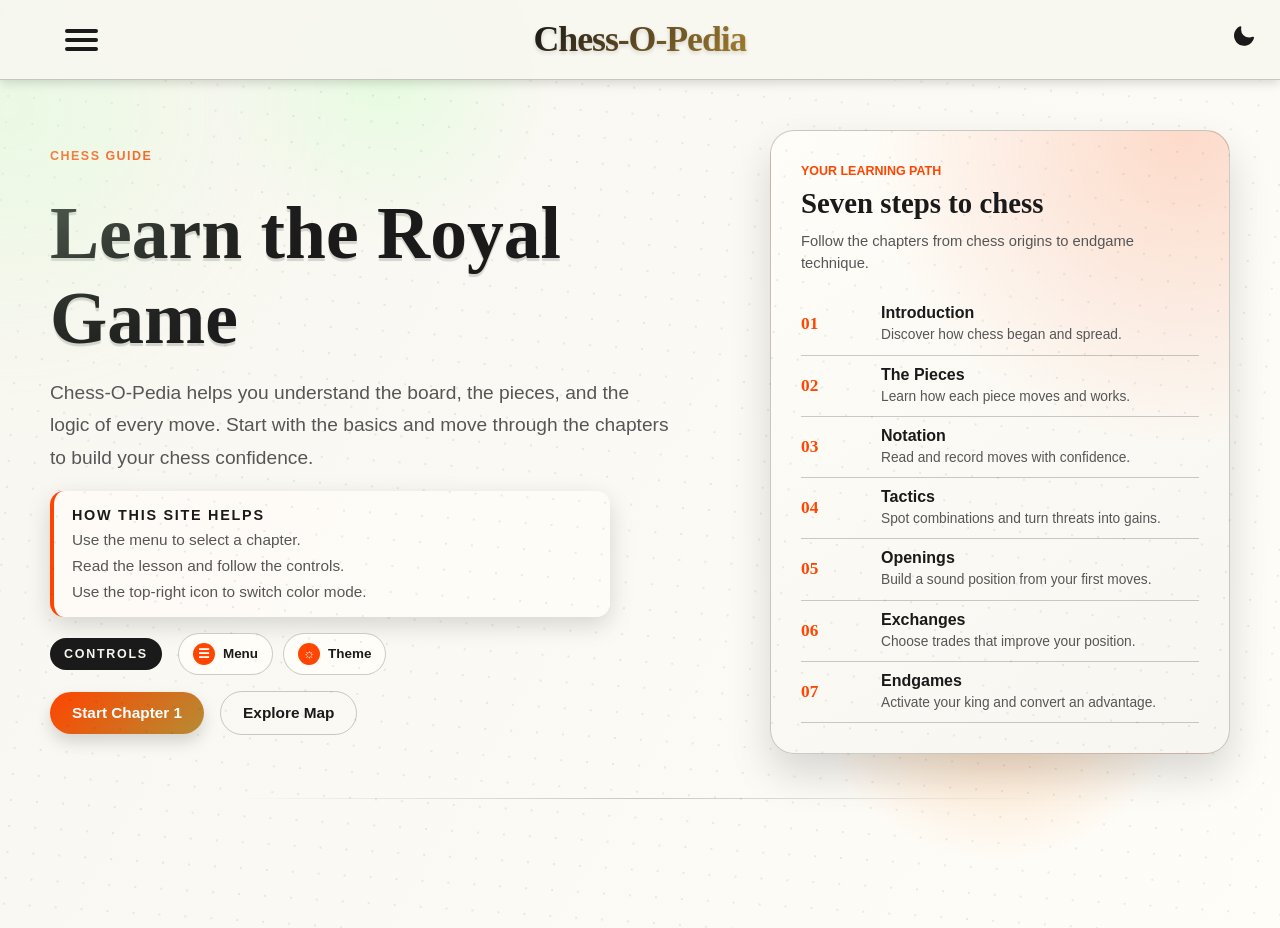
<file: index.html>
<!DOCTYPE html>
<html lang="en">
<head>
  <!-- Google tag (gtag.js) -->
<script async src="https://www.googletagmanager.com/gtag/js?id=G-ZQ93NX8W6J"></script>
<script>
  window.dataLayer = window.dataLayer || [];
  function gtag(){dataLayer.push(arguments);}
  gtag('js', new Date());

  gtag('config', 'G-ZQ93NX8W6J');
</script>
  <meta charset="UTF-8">
  <meta name="viewport" content="width=device-width, initial-scale=1.0">
  <title>Chess-O-Pedia</title>
  <script>
    try {
      if (localStorage.getItem('theme') === 'dark') {
        document.documentElement.classList.add('dark-mode');
      }
    } catch {
      // Theme storage may be unavailable in private browsing.
    }
  </script>
  <style>
    html {
      min-height: 100%;
      background-color: #f8f6f0;
      color-scheme: light;
    }

    html.dark-mode,
    html.dark-mode body {
      background-color: #121316;
      color-scheme: dark;
    }
  </style>
  <link rel="stylesheet" href="style.css">
</head>
<body>
  <script>
    if (document.documentElement.classList.contains('dark-mode')) {
      document.body.classList.add('dark-mode');
    }
  </script>
  <div class="page home-page">
    <header class="site-header">
      <div class="header-row">
        <nav class="main-nav" aria-label="Main navigation">
          <div class="menu-toggle">
            <input type="checkbox" id="menu-toggle" class="menu-checkbox">
            <label for="menu-toggle" class="hamburger" aria-label="Open menu">
              <span></span>
              <span></span>
              <span></span>
            </label>

            <div class="menu-panel">
              <div class="menu-brand">
                <span class="menu-brand-glyph">♟</span>
                <span class="menu-brand-text">Chess-O-Pedia</span>
              </div>
              <ul class="menu-links">
                <li><a href="chapters/ch1.html"><span class="menu-index">01</span><span class="menu-label">Introduction</span></a></li>
                <li><a href="chapters/ch2.html"><span class="menu-index">02</span><span class="menu-label">The Pieces</span></a></li>
                <li><a href="chapters/ch3.html"><span class="menu-index">03</span><span class="menu-label">Notation</span></a></li>
                <li><a href="chapters/ch4.html"><span class="menu-index">04</span><span class="menu-label">Tactics</span></a></li>
                <li><a href="chapters/ch5.html"><span class="menu-index">05</span><span class="menu-label">Openings</span></a></li>
                <li><a href="chapters/ch6.html"><span class="menu-index">06</span><span class="menu-label">Exchanges</span></a></li>
                <li><a href="chapters/ch7.html"><span class="menu-index">07</span><span class="menu-label">Endgames</span></a></li>
              </ul>

              <div class="menu-footer">
                <span class="menu-footer-icon">✦</span>
                <span class="menu-footer-text">Chapter Map</span>
              </div>
            </div>
          </div>
        </nav>

        <a class="top-title" href="index.html" aria-label="Chess-O-Pedia">
          <span class="top-title-text">Chess-O-Pedia</span>
        </a>

        <button id="theme-toggle" class="theme-toggle" aria-label="Toggle theme">
          <svg class="icon-moon" xmlns="http://www.w3.org/2000/svg" viewBox="0 0 24 24" fill="currentColor">
            <path d="M21.64 13a1 1 0 0 0-1.05-.14 8.05 8.05 0 0 1-3.37.73A8.15 8.15 0 0 1 9.08 5.49a8.59 8.59 0 0 1 .25-2A1 1 0 0 0 8 2.36 10.14 10.14 0 1 0 22 14.05a1 1 0 0 0-.36-1.05z"/>
          </svg>
          <svg class="icon-sun" xmlns="http://www.w3.org/2000/svg" viewBox="0 0 24 24" fill="none" stroke="currentColor" stroke-width="2" stroke-linecap="round" stroke-linejoin="round">
            <circle cx="12" cy="12" r="5"></circle>
            <line x1="12" y1="1" x2="12" y2="3"></line>
            <line x1="12" y1="21" x2="12" y2="23"></line>
            <line x1="4.22" y1="4.22" x2="5.64" y2="5.64"></line>
            <line x1="18.36" y1="18.36" x2="19.78" y2="19.78"></line>
            <line x1="1" y1="12" x2="3" y2="12"></line>
            <line x1="21" y1="12" x2="23" y2="12"></line>
            <line x1="4.22" y1="19.78" x2="5.64" y2="18.36"></line>
            <line x1="18.36" y1="5.64" x2="19.78" y2="4.22"></line>
          </svg>
        </button>
      </div>
    </header>

    <main class="content-area">
      <section class="hero">
        <div class="hero-grid">
          <section class="hero-copy">
            <span class="kicker">Chess Guide</span>
            <h1 class="main-heading">Learn the Royal Game</h1>
            <p class="lead-text">
              Chess-O-Pedia helps you understand the board, the pieces, and the logic of every move.
              Start with the basics and move through the chapters to build your chess confidence.
            </p>

            <div class="instruction-strip">
              <span class="instruction-title">How this site helps</span>
              <span class="instruction-line">Use the menu to select a chapter.</span>
              <span class="instruction-line">Read the lesson and follow the controls.</span>
              <span class="instruction-line">Use the top-right icon to switch color mode.</span>
            </div>

            <div class="controls-guide">
              <span class="guide-label">Controls</span>
              <div class="control-pills">
                <span class="control-pill"><span class="control-icon">☰</span><span class="control-copy">Menu</span></span>
                <span class="control-pill"><span class="control-icon">☼</span><span class="control-copy">Theme</span></span>
              </div>
            </div>

            <div class="hero-actions">
              <a class="primary-button" href="chapters/ch1.html">Start Chapter 1</a>
              <a class="secondary-button" href="#chapter-map">Explore Map</a>
            </div>
          </section>

          <section class="board-panel chapter-feature-panel home-path-panel" id="chapter-map" aria-labelledby="home-path-title">
            <div class="chapter-feature-content">
              <span class="chapter-feature-kicker">Your learning path</span>
              <h2 class="chapter-feature-title" id="home-path-title">Seven steps to chess</h2>
              <p class="chapter-feature-intro">Follow the chapters from chess origins to endgame technique.</p>
              <ol class="chapter-feature-list home-path-list">
                <li>
                  <span class="chapter-feature-token home-path-number">01</span>
                  <span>
                    <a class="chapter-feature-label home-path-link" href="chapters/ch1.html">Introduction</a>
                    <span class="chapter-feature-detail">Discover how chess began and spread.</span>
                  </span>
                </li>
                <li>
                  <span class="chapter-feature-token home-path-number">02</span>
                  <span>
                    <a class="chapter-feature-label home-path-link" href="chapters/ch2.html">The Pieces</a>
                    <span class="chapter-feature-detail">Learn how each piece moves and works.</span>
                  </span>
                </li>
                <li>
                  <span class="chapter-feature-token home-path-number">03</span>
                  <span>
                    <a class="chapter-feature-label home-path-link" href="chapters/ch3.html">Notation</a>
                    <span class="chapter-feature-detail">Read and record moves with confidence.</span>
                  </span>
                </li>
                <li>
                  <span class="chapter-feature-token home-path-number">04</span>
                  <span>
                    <a class="chapter-feature-label home-path-link" href="chapters/ch4.html">Tactics</a>
                    <span class="chapter-feature-detail">Spot combinations and turn threats into gains.</span>
                  </span>
                </li>
                <li>
                  <span class="chapter-feature-token home-path-number">05</span>
                  <span>
                    <a class="chapter-feature-label home-path-link" href="chapters/ch5.html">Openings</a>
                    <span class="chapter-feature-detail">Build a sound position from your first moves.</span>
                  </span>
                </li>
                <li>
                  <span class="chapter-feature-token home-path-number">06</span>
                  <span>
                    <a class="chapter-feature-label home-path-link" href="chapters/ch6.html">Exchanges</a>
                    <span class="chapter-feature-detail">Choose trades that improve your position.</span>
                  </span>
                </li>
                <li>
                  <span class="chapter-feature-token home-path-number">07</span>
                  <span>
                    <a class="chapter-feature-label home-path-link" href="chapters/ch7.html">Endgames</a>
                    <span class="chapter-feature-detail">Activate your king and convert an advantage.</span>
                  </span>
                </li>
              </ol>
            </div>
          </section>
        </div>

        <hr class="hr-gradient">
      </section>
    </main>
  </div>

  <script>
    document.addEventListener('DOMContentLoaded', () => {
      const toggleBtn = document.getElementById('theme-toggle');
      if (!toggleBtn) return;

      toggleBtn.addEventListener('click', () => {
        document.body.classList.toggle('dark-mode');
        const isDark = document.body.classList.contains('dark-mode');
        document.documentElement.classList.toggle('dark-mode', isDark);
        try {
          localStorage.setItem('theme', isDark ? 'dark' : 'light');
        } catch {
          // Keep the current-page theme even if storage is unavailable.
        }
      });
    });
  </script>
  <script>
    (() => {
      const menuCheckbox = document.querySelector(".menu-checkbox");
      if (!menuCheckbox) return;

      let savedScrollPosition = 0;

      const updateScrollLock = () => {
        if (menuCheckbox.checked) {
          savedScrollPosition = window.scrollY;
          document.body.style.position = "fixed";
          document.body.style.top = `-${savedScrollPosition}px`;
          document.body.style.left = "0";
          document.body.style.right = "0";
          document.body.style.width = "100%";
          document.body.style.overflow = "hidden";
          return;
        }

        document.body.style.position = "";
        document.body.style.top = "";
        document.body.style.left = "";
        document.body.style.right = "";
        document.body.style.width = "";
        document.body.style.overflow = "";
        window.scrollTo(0, savedScrollPosition);
      };

      menuCheckbox.addEventListener("change", updateScrollLock);

      document.addEventListener("keydown", event => {
        if (event.key === "Escape" && menuCheckbox.checked) {
          menuCheckbox.checked = false;
          updateScrollLock();
        }
      });
    })();
  </script>
</body>
</html>
</file>
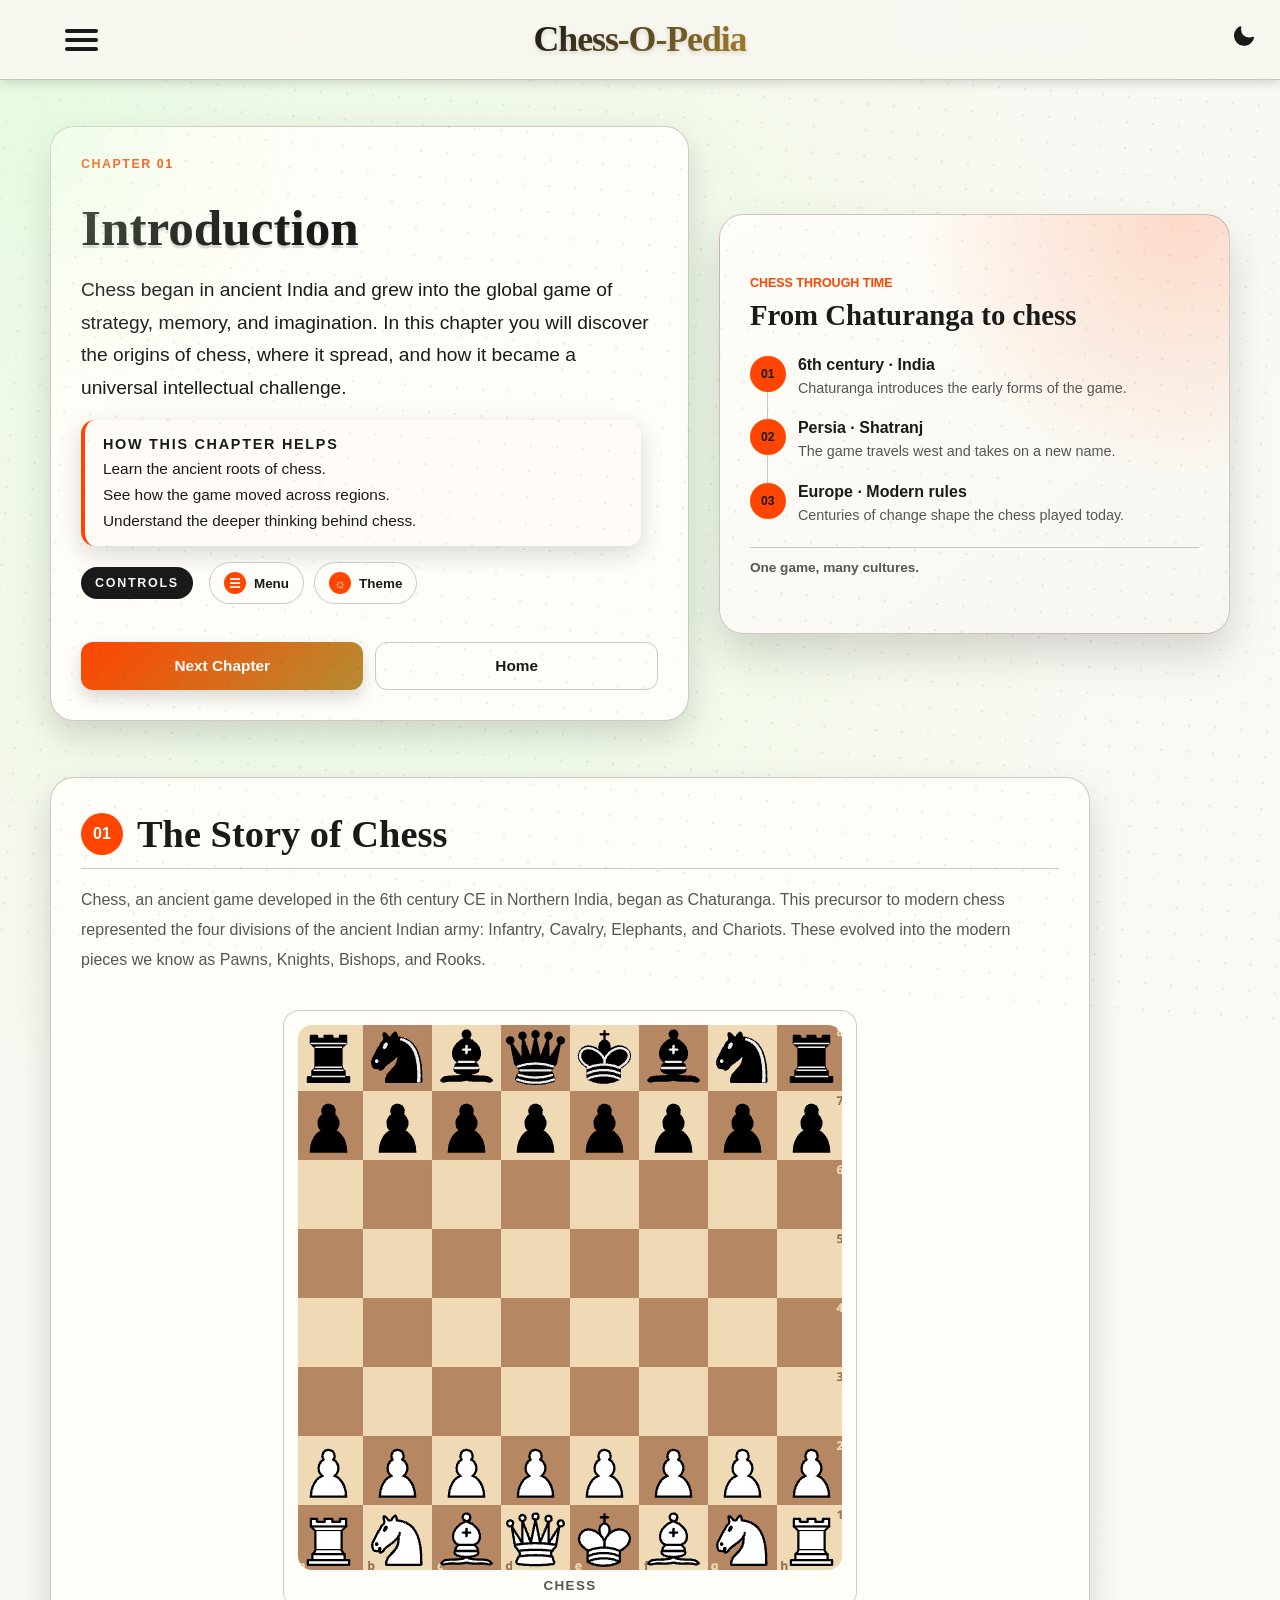
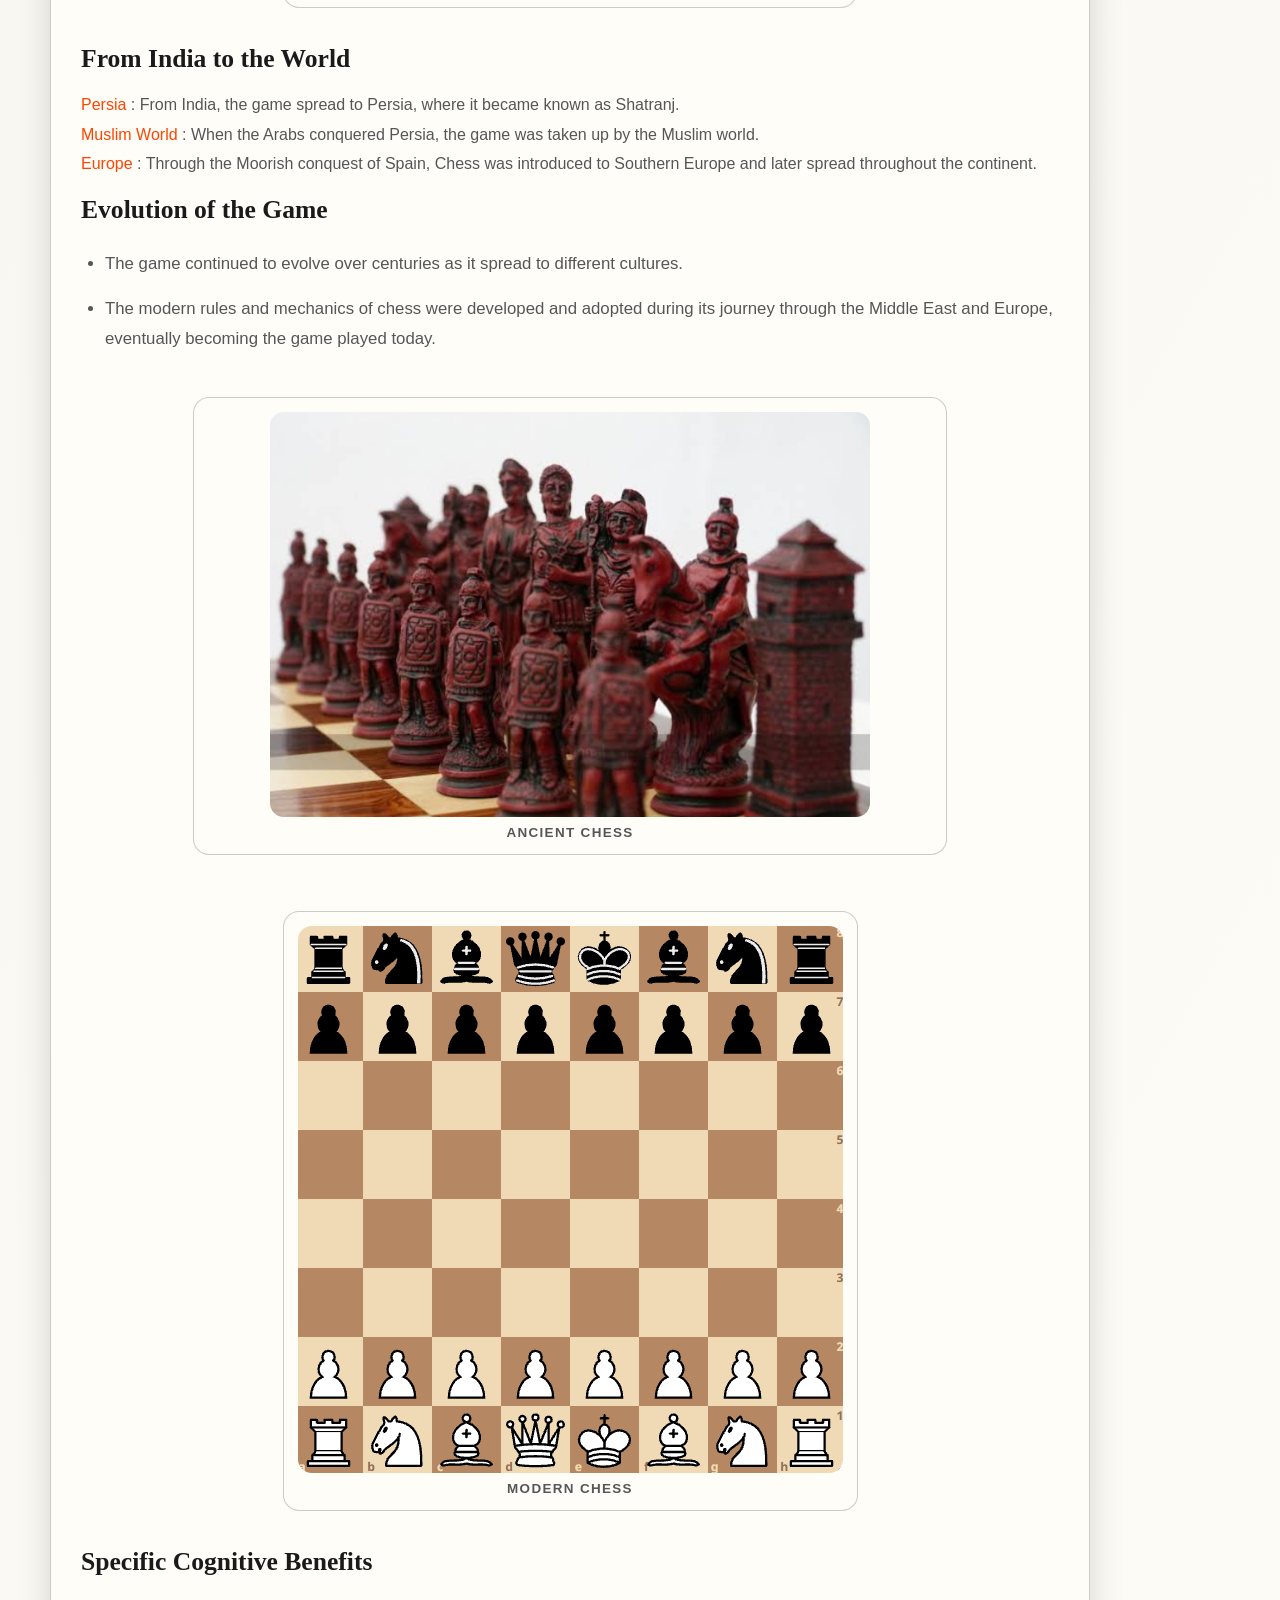
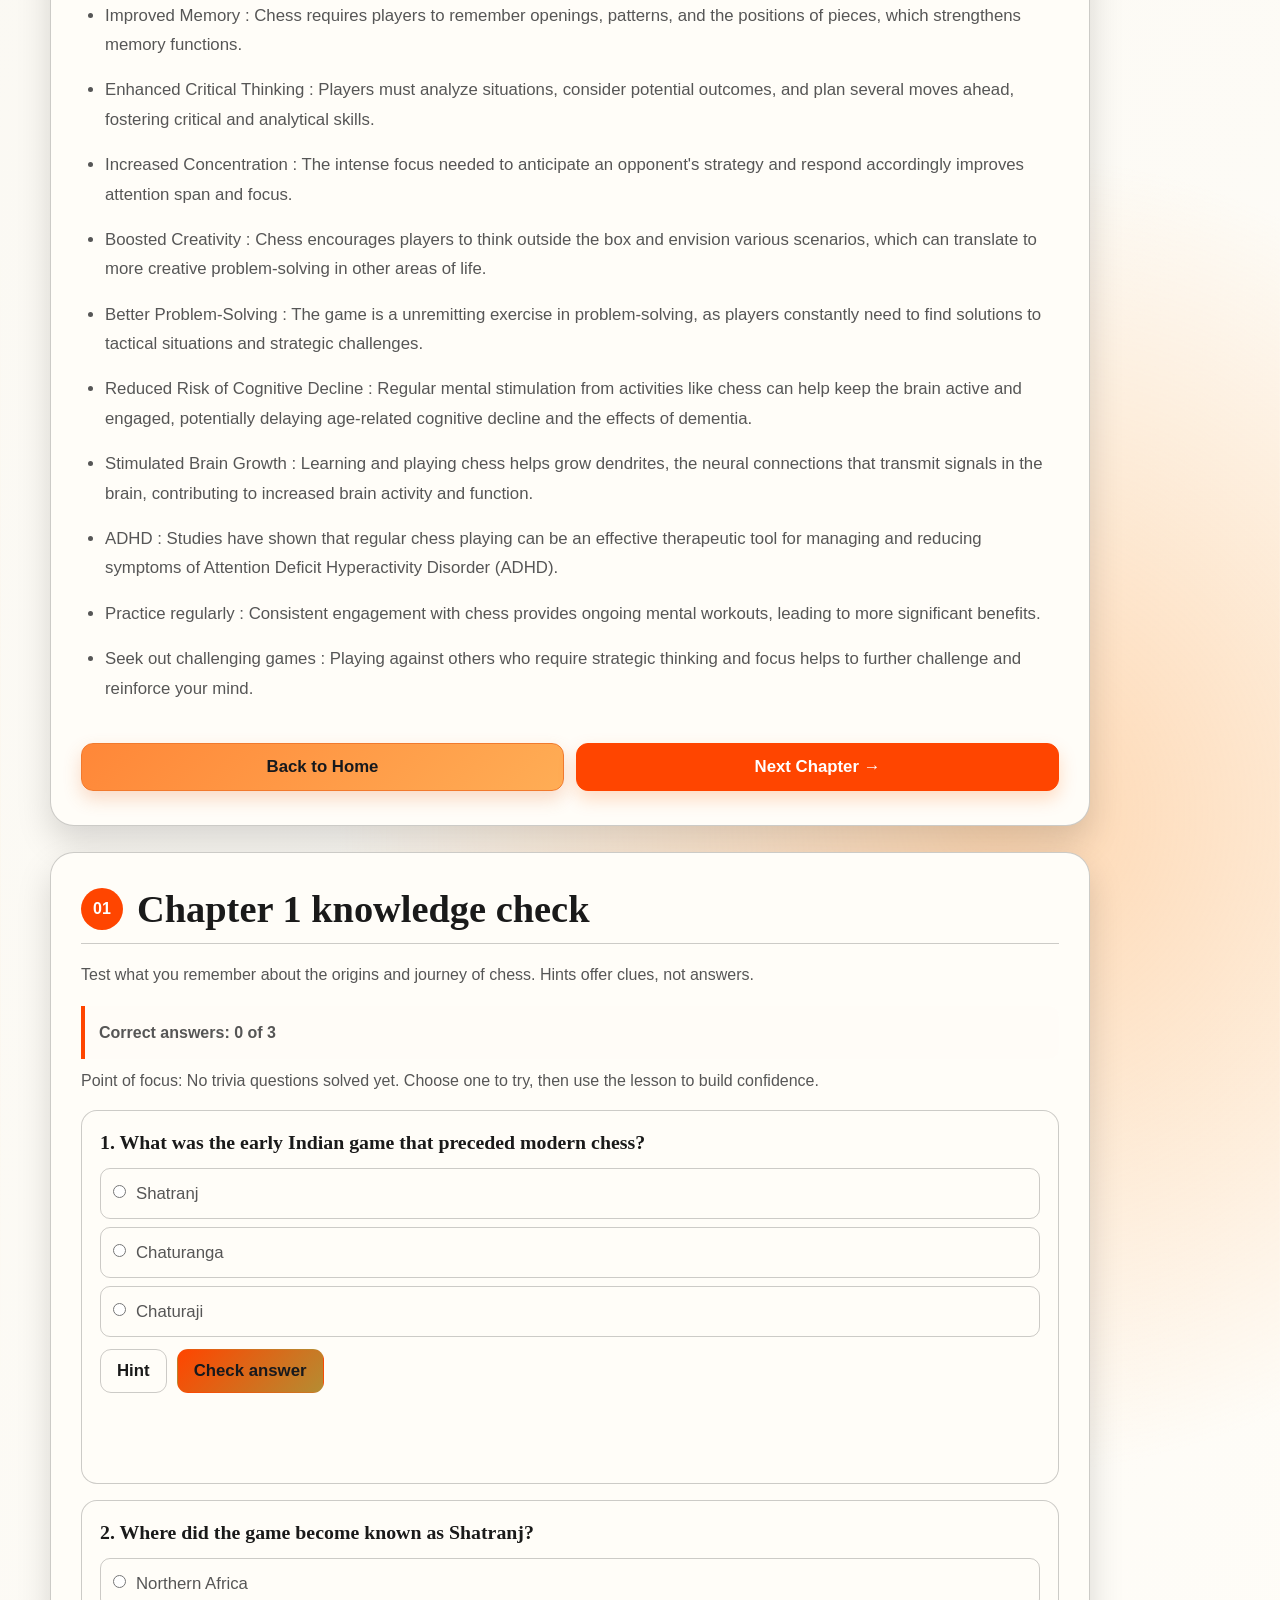
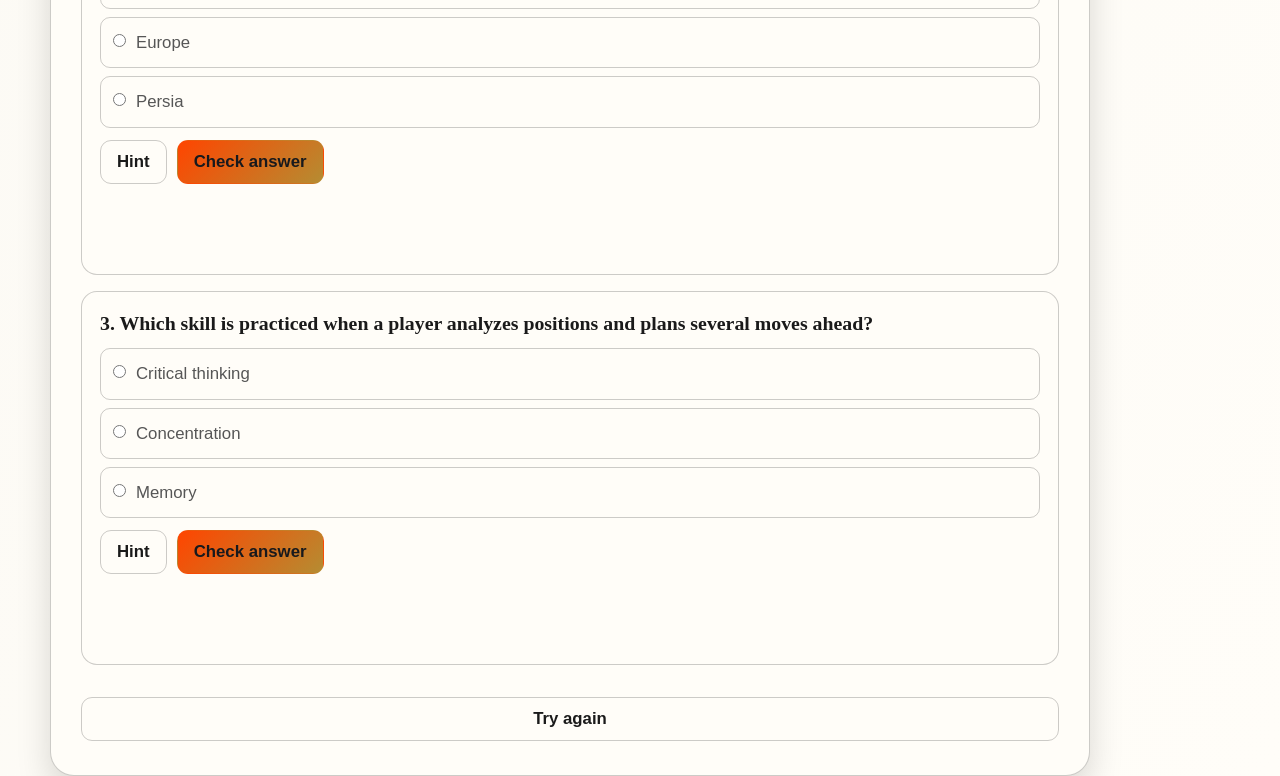
<file: chapters/ch1.html>
<!DOCTYPE html>
<html lang="en">
<head>
  <script>
    try {
      if (localStorage.getItem('theme') === 'dark') {
        document.documentElement.classList.add('dark-mode');
      }
    } catch {
      // Theme storage may be unavailable in private browsing.
    }
  </script>
  <style>
    html {
      min-height: 100%;
      background-color: #f8f6f0;
      color-scheme: light;
    }

    html.dark-mode,
    html.dark-mode body {
      background-color: #121316;
      color-scheme: dark;
    }
  </style>
  <!-- Google tag (gtag.js) -->
<script async src="https://www.googletagmanager.com/gtag/js?id=G-ZQ93NX8W6J"></script>
<script>
  window.dataLayer = window.dataLayer || [];
  function gtag(){dataLayer.push(arguments);}
  gtag('js', new Date());

  gtag('config', 'G-ZQ93NX8W6J');
</script>
  <meta charset="UTF-8">
  <meta name="viewport" content="width=device-width, initial-scale=1.0">
  <title>Chess-O-Pedia | Chapter 1</title>
  <link rel="stylesheet" href="../style.css">
  <link rel="stylesheet" href="ch1.css">
</head>
<body>
  <script>
    if (document.documentElement.classList.contains('dark-mode')) {
      document.body.classList.add('dark-mode');
    }
  </script>
  <div class="page chapter-page">
    <header class="site-header">
      <div class="header-row">
        <nav class="main-nav" aria-label="Main navigation">
          <div class="menu-toggle">
            <input type="checkbox" id="menu-toggle" class="menu-checkbox">
            <label for="menu-toggle" class="hamburger" aria-label="Open menu">
              <span></span>
              <span></span>
              <span></span>
            </label>

            <div class="menu-panel">
              <div class="menu-brand">
                <span class="menu-brand-glyph">♟</span>
                <span class="menu-brand-text">Chess-O-Pedia</span>
              </div>
              <ul class="menu-links">
                <li><a href="../index.html"><span class="menu-index home-menu-icon" aria-hidden="true"><svg viewBox="0 0 24 24" fill="none" stroke="currentColor" stroke-width="2" stroke-linecap="round" stroke-linejoin="round"><path d="m3 10 9-7 9 7"/><path d="M5 9v12h14V9"/><path d="M9 21v-7h6v7"/></svg></span><span class="menu-label">Home</span></a></li>
                <li><a href="ch2.html"><span class="menu-index">02</span><span class="menu-label">The Pieces</span></a></li>
                <li><a href="ch3.html"><span class="menu-index">03</span><span class="menu-label">Notation</span></a></li>
                <li><a href="ch4.html"><span class="menu-index">04</span><span class="menu-label">Tactics</span></a></li>
                <li><a href="ch5.html"><span class="menu-index">05</span><span class="menu-label">Openings</span></a></li>
                <li><a href="ch6.html"><span class="menu-index">06</span><span class="menu-label">Exchanges</span></a></li>
                <li><a href="ch7.html"><span class="menu-index">07</span><span class="menu-label">Endgames</span></a></li>
              </ul>

              <div class="menu-footer">
                <span class="menu-footer-icon">✦</span>
                <span class="menu-footer-text">Explore Chapters</span>
              </div>
            </div>
          </div>
        </nav>

        <a class="top-title" href="../index.html" aria-label="Chess-O-Pedia">
          <span class="top-title-text">Chess-O-Pedia</span>
        </a>

        <button id="theme-toggle" class="theme-toggle" aria-label="Toggle theme">
          <svg class="icon-moon" viewBox="0 0 24 24" fill="currentColor" xmlns="http://www.w3.org/2000/svg">
            <path d="M21.64 13a1 1 0 0 0-1.05-.14 8.05 8.05 0 0 1-3.37.73A8.15 8.15 0 0 1 9.08 5.49a8.59 8.59 0 0 1 .25-2A1 1 0 0 0 8 2.36 10.14 10.14 0 1 0 22 14.05a1 1 0 0 0-.36-1.05z"/>
          </svg>
          <svg class="icon-sun" viewBox="0 0 24 24" fill="none" stroke="currentColor" stroke-width="2" stroke-linecap="round" stroke-linejoin="round" xmlns="http://www.w3.org/2000/svg">
            <circle cx="12" cy="12" r="5"></circle>
            <line x1="12" y1="1" x2="12" y2="3"></line>
            <line x1="12" y1="21" x2="12" y2="23"></line>
            <line x1="4.22" y1="4.22" x2="5.64" y2="5.64"></line>
            <line x1="18.36" y1="18.36" x2="19.78" y2="19.78"></line>
            <line x1="1" y1="12" x2="3" y2="12"></line>
            <line x1="21" y1="12" x2="23" y2="12"></line>
            <line x1="4.22" y1="19.78" x2="5.64" y2="18.36"></line>
            <line x1="18.36" y1="5.64" x2="19.78" y2="4.22"></line>
          </svg>
        </button>
      </div>
    </header>

    <main class="content-area chapter-content-area">
      <section class="hero chapter-hero">
        <div class="hero-grid chapter-grid">
          <section class="hero-copy">
            <span class="kicker">Chapter 01</span>
            <h1 class="main-heading chapter-title">Introduction</h1>
            <p class="lead-text">
              Chess began in ancient India and grew into the global game of strategy, memory, and imagination.
              In this chapter you will discover the origins of chess, where it spread, and how it became a universal intellectual challenge.
            </p>

            <div class="instruction-strip">
              <span class="instruction-title">How this chapter helps</span>
              <span class="instruction-line">Learn the ancient roots of chess.</span>
              <span class="instruction-line">See how the game moved across regions.</span>
              <span class="instruction-line">Understand the deeper thinking behind chess.</span>
            </div>

            <div class="controls-guide">
              <span class="guide-label">Controls</span>
              <div class="control-pills">
                <span class="control-pill"><span class="control-icon">☰</span><span class="control-copy">Menu</span></span>
                <span class="control-pill"><span class="control-icon">☼</span><span class="control-copy">Theme</span></span>
              </div>
            </div>

            <div class="hero-actions">
              <a class="primary-button" href="ch2.html">Next Chapter</a>
              <a class="secondary-button" href="../index.html">Home</a>
            </div>
          </section>

          <section class="board-panel origin-panel" aria-labelledby="origin-title">
            <div class="origin-content">
              <span class="origin-kicker">Chess through time</span>
              <h2 id="origin-title">From Chaturanga to chess</h2>
              <ol class="origin-timeline">
                <li>
                  <span class="origin-number">01</span>
                  <div>
                    <span class="origin-place">6th century · India</span>
                    <p>Chaturanga introduces the early forms of the game.</p>
                  </div>
                </li>
                <li>
                  <span class="origin-number">02</span>
                  <div>
                    <span class="origin-place">Persia · Shatranj</span>
                    <p>The game travels west and takes on a new name.</p>
                  </div>
                </li>
                <li>
                  <span class="origin-number">03</span>
                  <div>
                    <span class="origin-place">Europe · Modern rules</span>
                    <p>Centuries of change shape the chess played today.</p>
                  </div>
                </li>
              </ol>
              <span class="origin-footer">One game, many cultures.</span>
            </div>
          </section>
        </div>

        <article class="chapter-card">
          <div class="chapter-card-header">
            <span class="chapter-card-number">01</span>
            <span class="chapter-card-title">The Story of Chess</span>
          </div>

          <div class="chapter-card-content">
            <p>
              Chess, an ancient game developed in the 6th century CE in Northern India, began as Chaturanga.
              This precursor to modern chess represented the four divisions of the ancient Indian army:
              Infantry, Cavalry, Elephants, and Chariots. These evolved into the modern pieces we know as Pawns,
              Knights, Bishops, and Rooks.
            </p>

            <figure class="chapter-figure">
              <img src="../images/Ch1.1.png" alt="Chess">
              <figcaption>Chess</figcaption>
            </figure>

            <h3>From India to the World</h3>
            <p>
              <u>Persia</u> : From India, the game spread to Persia, where it became known as Shatranj.<br>
              <u>Muslim World</u> : When the Arabs conquered Persia, the game was taken up by the Muslim world.<br>
              <u>Europe</u> : Through the Moorish conquest of Spain, Chess was introduced to Southern Europe and later spread throughout the continent.
            </p>

            <h3>Evolution of the Game</h3>
            <ul>
              <li>The game continued to evolve over centuries as it spread to different cultures.</li>
              <li>The modern rules and mechanics of chess were developed and adopted during its journey through the Middle East and Europe, eventually becoming the game played today.</li>
            </ul>

            <figure class="chapter-figure">
              <img src="../images/Ch1.2.png" alt="Ancient Chess">
              <figcaption>Ancient Chess</figcaption>
            </figure>

            <figure class="chapter-figure">
              <img src="../images/Ch1.3.png" alt="Modern Chess">
              <figcaption>Modern Chess</figcaption>
            </figure>

            <h3>Specific Cognitive Benefits</h3>
            <ul class="benefit-list">
              <li><u>Improved Memory :</u> Chess requires players to remember openings, patterns, and the positions of pieces, which strengthens memory functions.</li>
              <li><u>Enhanced Critical Thinking :</u> Players must analyze situations, consider potential outcomes, and plan several moves ahead, fostering critical and analytical skills.</li>
              <li><u>Increased Concentration :</u> The intense focus needed to anticipate an opponent's strategy and respond accordingly improves attention span and focus.</li>
              <li><u>Boosted Creativity :</u> Chess encourages players to think outside the box and envision various scenarios, which can translate to more creative problem-solving in other areas of life.</li>
              <li><u>Better Problem-Solving :</u> The game is a unremitting exercise in problem-solving, as players constantly need to find solutions to tactical situations and strategic challenges.</li>
              <li><u>Reduced Risk of Cognitive Decline :</u> Regular mental stimulation from activities like chess can help keep the brain active and engaged, potentially delaying age-related cognitive decline and the effects of dementia.</li>
              <li><u>Stimulated Brain Growth :</u> Learning and playing chess helps grow dendrites, the neural connections that transmit signals in the brain, contributing to increased brain activity and function.</li>
              <li><u>ADHD :</u> Studies have shown that regular chess playing can be an effective therapeutic tool for managing and reducing symptoms of Attention Deficit Hyperactivity Disorder (ADHD).</li>
              <li><u>Practice regularly :</u> Consistent engagement with chess provides ongoing mental workouts, leading to more significant benefits.</li>
              <li><u>Seek out challenging games :</u> Playing against others who require strategic thinking and focus helps to further challenge and reinforce your mind.</li>
            </ul>

            <div class="chapter-links">
              <a href="../index.html" class="chapter-home-link">Back to Home</a>
              <a href="ch2.html" class="chapter-next-link">Next Chapter →</a>
            </div>
          </div>
        </article>

        <article class="chapter-card chapter-quiz" data-chapter-quiz aria-labelledby="chapter-quiz-title">
          <div class="chapter-card-header">
            <span class="chapter-card-number">01</span>
            <h2 class="chapter-card-title" id="chapter-quiz-title">Chapter 1 knowledge check</h2>
          </div>
          <div class="chapter-card-content">
            <p class="quiz-intro">Test what you remember about the origins and journey of chess. Hints offer clues, not answers.</p>
            <p class="quiz-progress" data-quiz-progress role="status" aria-live="polite"></p>
            <p class="quiz-focus" data-quiz-focus role="status" aria-live="polite"></p>

            <section class="quiz-question" data-quiz-question data-answer="1"
              data-hint1="Revisit the opening paragraph and the first event in the timeline."
              data-hint2="The passage connects the early game's pieces to four divisions of an army."
              data-explanation="Chaturanga developed in Northern India in the 6th century CE.">
              <h3 id="ch1-question-1">1. What was the early Indian game that preceded modern chess?</h3>
              <fieldset class="quiz-options" aria-labelledby="ch1-question-1">
                <label class="quiz-option"><input type="radio" name="ch1-question-1" value="0"> Shatranj</label>
                <label class="quiz-option"><input type="radio" name="ch1-question-1" value="1"> Chaturanga</label>
                <label class="quiz-option"><input type="radio" name="ch1-question-1" value="2"> Chaturaji</label>
              </fieldset>
              <div class="quiz-question-actions">
                <button class="quiz-hint" type="button" data-quiz-hint>Hint</button>
                <button type="button" data-quiz-check>Check answer</button>
              </div>
              <p class="quiz-hint-text" data-quiz-hint-text aria-live="polite"></p>
              <p class="quiz-feedback" data-quiz-feedback role="status" aria-live="polite"></p>
            </section>

            <section class="quiz-question" data-quiz-question data-answer="2"
              data-hint1="Follow the route of the game as it travels west from India."
              data-hint2="Focus on the place listed at the second step of the timeline."
              data-explanation="Chess spread from India to Persia, where it became known as Shatranj.">
              <h3 id="ch1-question-2">2. Where did the game become known as Shatranj?</h3>
              <fieldset class="quiz-options" aria-labelledby="ch1-question-2">
                <label class="quiz-option"><input type="radio" name="ch1-question-2" value="0"> Northern Africa</label>
                <label class="quiz-option"><input type="radio" name="ch1-question-2" value="1"> Europe</label>
                <label class="quiz-option"><input type="radio" name="ch1-question-2" value="2"> Persia</label>
              </fieldset>
              <div class="quiz-question-actions">
                <button class="quiz-hint" type="button" data-quiz-hint>Hint</button>
                <button type="button" data-quiz-check>Check answer</button>
              </div>
              <p class="quiz-hint-text" data-quiz-hint-text aria-live="polite"></p>
              <p class="quiz-feedback" data-quiz-feedback role="status" aria-live="polite"></p>
            </section>

            <section class="quiz-question" data-quiz-question data-answer="0"
              data-hint1="Think about what a player does before choosing a move."
              data-hint2="It concerns judging possible outcomes, rather than memorizing positions or maintaining focus."
              data-explanation="Considering situations and planning several moves ahead exercises critical and analytical thinking.">
              <h3 id="ch1-question-3">3. Which skill is practiced when a player analyzes positions and plans several moves ahead?</h3>
              <fieldset class="quiz-options" aria-labelledby="ch1-question-3">
                <label class="quiz-option"><input type="radio" name="ch1-question-3" value="0"> Critical thinking</label>
                <label class="quiz-option"><input type="radio" name="ch1-question-3" value="1"> Concentration</label>
                <label class="quiz-option"><input type="radio" name="ch1-question-3" value="2"> Memory</label>
              </fieldset>
              <div class="quiz-question-actions">
                <button class="quiz-hint" type="button" data-quiz-hint>Hint</button>
                <button type="button" data-quiz-check>Check answer</button>
              </div>
              <p class="quiz-hint-text" data-quiz-hint-text aria-live="polite"></p>
              <p class="quiz-feedback" data-quiz-feedback role="status" aria-live="polite"></p>
            </section>

            <p class="quiz-summary" data-quiz-summary role="status" aria-live="polite"></p>
            <button class="quiz-reset" type="button" data-quiz-reset>Try again</button>
          </div>
        </article>
      </section>
    </main>
  </div>

  <script>
    document.addEventListener('DOMContentLoaded', () => {
      const toggleBtn = document.getElementById('theme-toggle');
      if (!toggleBtn) return;

      toggleBtn.addEventListener('click', () => {
        document.body.classList.toggle('dark-mode');
        const isDark = document.body.classList.contains('dark-mode');
        document.documentElement.classList.toggle('dark-mode', isDark);
        try {
          localStorage.setItem('theme', isDark ? 'dark' : 'light');
        } catch {
          // Keep the current-page theme even if storage is unavailable.
        }
      });
    });
  </script>
  <script>
    (() => {
      const menuCheckbox = document.querySelector(".menu-checkbox");
      if (!menuCheckbox) return;

      let savedScrollPosition = 0;

      const updateScrollLock = () => {
        if (menuCheckbox.checked) {
          savedScrollPosition = window.scrollY;
          document.body.style.position = "fixed";
          document.body.style.top = `-${savedScrollPosition}px`;
          document.body.style.left = "0";
          document.body.style.right = "0";
          document.body.style.width = "100%";
          document.body.style.overflow = "hidden";
          return;
        }

        document.body.style.position = "";
        document.body.style.top = "";
        document.body.style.left = "";
        document.body.style.right = "";
        document.body.style.width = "";
        document.body.style.overflow = "";
        window.scrollTo(0, savedScrollPosition);
      };

      menuCheckbox.addEventListener("change", updateScrollLock);

      document.addEventListener("keydown", event => {
        if (event.key === "Escape" && menuCheckbox.checked) {
          menuCheckbox.checked = false;
          updateScrollLock();
        }
      });
    })();
  </script>
  <script>
    document.querySelectorAll('[data-chapter-quiz]').forEach(quiz => {
      const questions = [...quiz.querySelectorAll('[data-quiz-question]')];
      const progress = quiz.querySelector('[data-quiz-progress]');
      const focus = quiz.querySelector('[data-quiz-focus]');
      const summary = quiz.querySelector('[data-quiz-summary]');
      const resetButton = quiz.querySelector('[data-quiz-reset]');
      const completedQuestions = new Set();
      const hintCounts = new Map();

      const updateProgress = () => {
        const solved = completedQuestions.size;
        const remaining = questions.length - solved;
        progress.textContent = `Correct answers: ${solved} of ${questions.length}`;

        if (solved === questions.length) {
          focus.textContent = 'Point of focus: You solved every trivia question correctly. Excellent recall across this chapter.';
        } else if (solved > 0) {
          focus.textContent = `Point of focus: You solved ${solved} trivia question${solved === 1 ? '' : 's'}; ${remaining} still need practice.`;
        } else {
          focus.textContent = 'Point of focus: No trivia questions solved yet. Choose one to try, then use the lesson to build confidence.';
        }
      };

      questions.forEach(question => {
        const hintButton = question.querySelector('[data-quiz-hint]');
        const checkButton = question.querySelector('[data-quiz-check]');
        const hintText = question.querySelector('[data-quiz-hint-text]');
        const feedback = question.querySelector('[data-quiz-feedback]');
        const options = [...question.querySelectorAll('input[type="radio"]')];

        options.forEach(option => {
          option.addEventListener('change', () => {
            completedQuestions.delete(question);
            question.classList.remove('is-correct');
            feedback.textContent = '';
            feedback.removeAttribute('data-state');
            summary.textContent = '';
            updateProgress();
          });
        });

        hintButton.addEventListener('click', () => {
          const hintsUsed = hintCounts.get(question) || 0;
          const nextHint = hintsUsed + 1;
          const hint = question.dataset[`hint${nextHint}`];

          if (!hint) {
            hintText.textContent = 'That is all the hints for this question. Take another look at the lesson and try a choice.';
            return;
          }

          hintCounts.set(question, nextHint);
          hintText.textContent = hint;
          hintButton.textContent = nextHint < 2 ? 'Show another hint' : 'Hints used';
          hintButton.disabled = nextHint >= 2;
        });

        checkButton.addEventListener('click', () => {
          const selectedOption = options.find(option => option.checked);

          if (!selectedOption) {
            feedback.textContent = 'Choose an option before checking your answer.';
            feedback.dataset.state = 'try-again';
            return;
          }

          if (Number(selectedOption.value) !== Number(question.dataset.answer)) {
            completedQuestions.delete(question);
            question.classList.remove('is-correct');
            summary.textContent = '';
            feedback.textContent = 'Not quite. Revisit the lesson or use a hint, then try another choice.';
            feedback.dataset.state = 'try-again';
            updateProgress();
            return;
          }

          completedQuestions.add(question);
          question.classList.add('is-correct');
          feedback.textContent = `Correct. ${question.dataset.explanation}`;
          feedback.dataset.state = 'correct';
          updateProgress();

          if (completedQuestions.size === questions.length) {
            summary.textContent = 'Quiz complete! You answered every question correctly.';
          }
        });
      });

      resetButton.addEventListener('click', () => {
        completedQuestions.clear();
        hintCounts.clear();
        summary.textContent = '';

        questions.forEach(question => {
          question.classList.remove('is-correct');
          question.querySelectorAll('input[type="radio"]').forEach(option => {
            option.checked = false;
            option.disabled = false;
          });
          question.querySelector('[data-quiz-hint-text]').textContent = '';
          question.querySelector('[data-quiz-feedback]').textContent = '';
          question.querySelector('[data-quiz-feedback]').removeAttribute('data-state');
          question.querySelector('[data-quiz-hint]').disabled = false;
          question.querySelector('[data-quiz-hint]').textContent = 'Hint';
          question.querySelector('[data-quiz-check]').disabled = false;
        });

        updateProgress();
      });

      updateProgress();
    });
  </script>
</body>
</html>
</file>
<file: style.css>
/* ===================================================
   1. Theme Variables & Reset
=================================================== */

:root {
  --bg-color: #f8f6f0;
  --panel-color: #fffdf8;
  --text-color: #1a1a1a;
  --soft-text: #565656;
  --line-color: rgba(0, 0, 0, 0.2);
  --hr-gradient: linear-gradient(90deg, transparent, rgba(0, 0, 0, 0.2), transparent);
  --menu-bg: #f8f6f0;
  --menu-panel: #fffaf4;
  --accent: orangered;
  --shadow: rgba(0, 0, 0, 0.15);
  --gold: #b58c32;
  --lime: #d6ffd1;
  --sage: #adbd8c;
  --cream: #fffdf1;
  --chess-light: #f3d9b6;
  --chess-dark: #3f301e;
}

body.dark-mode {
  --bg-color: #121316;
  --panel-color: #202329;
  --text-color: #f0f0f0;
  --soft-text: #cfcfcf;
  --line-color: rgba(255, 255, 255, 0.4);
  --hr-gradient: linear-gradient(90deg, transparent, rgba(255, 255, 255, 0.2), transparent);
  --menu-bg: #202329;
  --menu-panel: #171a20;
  --accent: #ffb38f;
  --shadow: rgba(0, 0, 0, 0.4);
  --gold: #f6d690;
  --lime: #b7f8b4;
  --sage: #96b275;
  --cream: #f7f2dc;
  --chess-light: #dfb987;
  --chess-dark: #1d4428;
}

* {
  box-sizing: border-box;
  -webkit-box-sizing: border-box;
  margin: 0;
  padding: 0;
  text-decoration: none;
}

body {
  font-family: Arial, sans-serif;
  background:
    radial-gradient(circle at 30% 8%, rgba(214, 255, 209, 0.55), transparent 14%),
    radial-gradient(circle at 78% 72%, rgba(255, 171, 93, 0.45), transparent 16%),
    linear-gradient(120deg, var(--bg-color), var(--panel-color));
  color: var(--text-color);
  transition: background-color 0.4s ease, color 0.4s ease;
  min-height: 100vh;
  overflow-x: hidden;
  -webkit-overflow-scrolling: touch;
}

body::before {
  content: "";
  position: fixed;
  inset: -80px;
  background-image: radial-gradient(var(--line-color) 1px, transparent 1px);
  background-size: 26px 26px;
  transform: rotate(4deg);
  opacity: 0.35;
  pointer-events: none;
  animation: driftGrid 14s ease-in-out infinite alternate;
}

body::after {
  content: "";
  position: fixed;
  width: 460px;
  height: 460px;
  left: -220px;
  top: -120px;
  border-radius: 50%;
  background: radial-gradient(circle, var(--lime), transparent 72%);
  filter: blur(80px);
  opacity: 0.62;
  pointer-events: none;
  animation: orbFloat 11s ease-in-out infinite alternate;
}

.page {
  min-height: 100vh;
  background: transparent;
}

/* ===================================================
   2. Header & Top Layout
=================================================== */
.site-header {
  position: fixed;
  top: 0;
  left: 0;
  width: 100%;
  height: 80px;
  background: color-mix(in srgb, var(--bg-color) 88%, transparent);
  border-bottom: 1px solid var(--line-color);
  z-index: 1000;
  box-shadow: 0 3px 10px var(--shadow);
  backdrop-filter: blur(12px);
}

.header-row {
  position: relative;
  width: min(100%, 1200px);
  height: 80px;
  margin: 0 auto;
  display: flex;
  align-items: center;
  justify-content: space-between;
  padding: 0 16px;
}

.main-nav {
  display: flex;
  align-items: center;
}

.top-title {
  position: absolute;
  top: 0;
  left: 50%;
  transform: translateX(-50%);
  height: 80px;
  display: flex;
  align-items: center;
  justify-content: center;
  z-index: 2;
}

.top-title-text {
  font-family: Georgia, "Times New Roman", serif;
  font-size: clamp(1.8rem, 2.8vw, 2.6rem);
  font-weight: 700;
  color: var(--text-color);
  margin: 0;
  letter-spacing: -0.03em;
  line-height: 1;
  text-shadow: 0 2px 4px var(--shadow);
  background: linear-gradient(135deg, var(--text-color), var(--gold));
  -webkit-background-clip: text;
  background-clip: text;
  -webkit-text-fill-color: transparent;
}

/* ==========================================
   3. Menu Toggle Container
========================================== */
.menu-toggle {
  position: relative;
  display: flex;
  align-items: center;
  min-height: 50px;
  z-index: 1004;
}

.menu-checkbox {
  position: absolute;
  left: 0;
  top: 0;
  opacity: 0;
  width: 50px;
  height: 50px;
  cursor: pointer;
  z-index: 1005;
}

.hamburger {
  position: relative;
  width: 50px;
  height: 50px;
  display: flex;
  flex-direction: column;
  align-items: center;
  justify-content: center;
  gap: 5px;
  cursor: pointer;
  z-index: 1006;
  border-radius: 50%;
  background: transparent;
  transition: background 0.3s ease, transform 0.3s ease;
}

.hamburger:hover {
  background: color-mix(in srgb, var(--accent) 15%, transparent);
  transform: translateY(-2px);
}

.hamburger span {
  display: block;
  width: 33px;
  height: 4px;
  background: var(--text-color);
  border-radius: 3px;
  transition: transform 0.25s ease, opacity 0.25s ease, background 0.4s ease, width 0.25s ease;
}

.menu-checkbox:checked ~ .hamburger {
  background: color-mix(in srgb, var(--accent) 16%, transparent);
  transform: scale(1.04);
}

.menu-checkbox:checked ~ .hamburger span:nth-child(1) {
  width: 36px;
  transform: translateY(9px) rotate(45deg);
  background: var(--accent);
}

.menu-checkbox:checked ~ .hamburger span:nth-child(2) {
  opacity: 0;
  transform: scaleX(0);
}

.menu-checkbox:checked ~ .hamburger span:nth-child(3) {
  width: 36px;
  transform: translateY(-9px) rotate(-45deg);
  background: var(--accent);
}

.menu-panel {
  position: absolute;
  top: -12px;
  left: 0;
  width: min(340px, calc(100vw - 30px));
  padding: 70px 24px 34px;
  background:
    linear-gradient(140deg, var(--menu-panel), color-mix(in srgb, var(--accent) 20%, var(--menu-panel)));
  color: var(--text-color);
  border: 1px solid var(--line-color);
  border-radius: 22px;
  box-shadow: 0 18px 40px var(--shadow);
  transform: translateX(-120%) scale(0.96);
  transform-origin: left top;
  transition: transform 0.35s cubic-bezier(.2,.8,.2,1), opacity 0.35s ease;
  opacity: 0;
  z-index: 1004;
  max-height: calc(100vh - 24px);
  max-height: calc(100dvh - 24px);
  overflow-y: auto;
  overscroll-behavior-y: contain;
  -webkit-overflow-scrolling: touch;
}

.menu-panel::before {
  content: "";
  position: absolute;
  top: -80px;
  right: -80px;
  width: 160px;
  height: 160px;
  border-radius: 50%;
  background: var(--accent);
  filter: blur(34px);
  opacity: 0.6;
}

.menu-panel::after {
  content: "";
  position: absolute;
  width: 100%;
  height: 100%;
  top: 0;
  left: 0;
  background-image: repeating-linear-gradient(45deg, rgba(255,255,255,0.04) 0, rgba(255,255,255,0.04) 1px, transparent 1px, transparent 8px);
  pointer-events: none;
}

.menu-checkbox:checked ~ .menu-panel {
  transform: translateX(0) scale(1);
  opacity: 1;
}

.menu-brand {
  position: relative;
  display: flex;
  align-items: center;
  gap: 10px;
  margin-bottom: 22px;
  padding: 0 0 12px;
  border-bottom: 1px solid var(--line-color);
}

.menu-brand-glyph {
  width: 40px;
  height: 40px;
  border-radius: 50%;
  display: flex;
  align-items: center;
  justify-content: center;
  background: linear-gradient(135deg, var(--accent), var(--gold));
  color: #fff;
  font-size: 1.5rem;
  box-shadow: 0 0 0 4px color-mix(in srgb, var(--accent) 20%, transparent);
}

.menu-brand-text {
  font-family: Georgia, "Times New Roman", serif;
  font-size: 1.3rem;
  font-weight: 700;
  color: var(--text-color);
}

.menu-links {
  position: relative;
  list-style-type: none;
  display: flex;
  flex-direction: column;
  gap: 12px;
  padding: 0;
}

.menu-links li {
  padding: 12px 0;
  font-size: 1rem;
  border-bottom: 1px solid var(--line-color);
}

.menu-links a {
  color: var(--text-color);
  font-weight: 700;
  display: flex;
  align-items: center;
  gap: 12px;
  transition: color 0.3s ease, padding-left 0.3s ease, transform 0.3s ease;
}

.menu-links a:hover {
  color: var(--accent);
  padding-left: 8px;
  transform: translateX(4px);
}

.menu-index {
  width: 36px;
  height: 36px;
  border-radius: 50%;
  display: inline-flex;
  align-items: center;
  justify-content: center;
  background: var(--text-color);
  color: var(--bg-color);
  font-size: 0.86rem;
}

.home-menu-icon svg {
  display: block;
  width: 18px;
  height: 18px;
}

.menu-label {
  letter-spacing: 0.02em;
}

.menu-footer {
  display: flex;
  align-items: center;
  gap: 10px;
  margin-top: 18px;
  padding-top: 14px;
  border-top: 1px solid var(--line-color);
}

.menu-footer-icon {
  color: var(--accent);
  font-size: 1.2rem;
}

.menu-footer-text {
  font-size: 0.84rem;
  font-weight: 700;
  letter-spacing: 0.14em;
  color: var(--soft-text);
  text-transform: uppercase;
}

/* ==========================================
   4. Header Title and Divider
========================================== */
.header-title {
  position: relative;
  display: block;
  margin-top: 0;
  padding-top: 90px;
  font-size: clamp(2rem, 4vw, 3.4rem);
  font-weight: 700;
  letter-spacing: -0.02em;
  white-space: nowrap;
  color: var(--text-color);
  text-align: center;
  font-family: Georgia, "Times New Roman", serif;
  text-shadow: 0 2px 3px var(--shadow);
}

.hr-gradient {
  width: min(75vw, 860px);
  max-width: 820px;
  margin: 14px auto 0;
  border: none;
  height: 1px;
  background-image: var(--hr-gradient);
}

/* ==========================================
   5. Theme Toggle Button
========================================== */
.theme-toggle {
  position: fixed;
  top: 16px;
  right: 16px;
  width: 40px;
  height: 40px;
  border: none;
  background: transparent;
  cursor: pointer;
  display: flex;
  align-items: center;
  justify-content: center;
  padding: 0;
  color: var(--text-color);
  z-index: 1002;
  transition: transform 0.2s ease, opacity 0.2s ease, color 0.4s ease;
}

.theme-toggle:hover {
  opacity: 0.8;
  transform: scale(1.08);
}

.theme-toggle svg {
  width: 24px;
  height: 24px;
  fill: currentColor;
}

.theme-toggle .icon-sun {
  display: none;
}

.theme-toggle .icon-moon {
  display: block;
}

body.dark-mode .theme-toggle .icon-sun {
  display: block;
}

body.dark-mode .theme-toggle .icon-moon {
  display: none;
}

/* ==========================================
   6. Hero and Content
========================================== */
.content-area {
  min-height: 100vh;
  padding-top: 100px;
}

.hero {
  width: min(1180px, calc(100vw - 32px));
  margin: 0 auto;
  min-height: calc(100vh - 72px);
  display: flex;
  flex-direction: column;
  align-items: center;
}

.hero-grid {
  width: 100%;
  display: grid;
  grid-template-columns: minmax(420px, 1.2fr) minmax(360px, 0.8fr);
  align-items: center;
  gap: 30px;
  padding: 30px 0;
}

.hero-copy {
  width: 100%;
  display: flex;
  flex-direction: column;
  align-items: flex-start;
  justify-content: center;
  gap: 16px;
}

.kicker {
  color: var(--accent);
  letter-spacing: 0.12em;
  font-size: 0.78rem;
  font-weight: 700;
  text-transform: uppercase;
}

.main-heading {
  font-family: Georgia, "Times New Roman", serif;
  font-size: clamp(3.5rem, 6vw, 4.6rem);
  line-height: 1.15;
  color: var(--text-color);
  margin-top: 12px;
  text-shadow: 0 3px 1px var(--shadow);
}

.lead-text {
  color: var(--soft-text);
  font-size: clamp(1rem, 2vw, 1.2rem);
  line-height: 1.7;
  max-width: 620px;
}

.instruction-strip {
  width: min(560px, 100%);
  padding: 16px 18px;
  background: color-mix(in srgb, var(--panel-color) 80%, transparent);
  border-left: 4px solid var(--accent);
  border-radius: 14px;
  box-shadow: 0 8px 24px var(--shadow);
}

.instruction-title {
  display: block;
  font-weight: 800;
  font-size: 0.9rem;
  letter-spacing: 0.12em;
  text-transform: uppercase;
  color: var(--text-color);
}

.instruction-line {
  display: block;
  color: var(--soft-text);
  font-size: 0.96rem;
  margin-top: 8px;
}

.controls-guide {
  display: flex;
  align-items: center;
  gap: 16px;
  flex-wrap: wrap;
}

.guide-label {
  border-radius: 20px;
  background: var(--text-color);
  color: var(--bg-color);
  padding: 9px 14px;
  font-size: 0.78rem;
  font-weight: 800;
  text-transform: uppercase;
  letter-spacing: 0.14em;
}

.control-pills {
  display: flex;
  gap: 10px;
  flex-wrap: wrap;
}

.control-pill {
  display: inline-flex;
  align-items: center;
  gap: 8px;
  padding: 9px 14px;
  background: var(--panel-color);
  color: var(--text-color);
  border-radius: 999px;
  font-size: 0.84rem;
  font-weight: 700;
  border: 1px solid var(--line-color);
}

.control-icon {
  width: 22px;
  height: 22px;
  display: inline-flex;
  align-items: center;
  justify-content: center;
  border-radius: 50%;
  background: var(--accent);
  color: #fff;
}

.hero-actions {
  display: flex;
  align-items: center;
  gap: 16px;
  flex-wrap: wrap;
}

.chapter-page .hero-actions {
  display: grid;
  width: 100%;
  grid-template-columns: repeat(2, minmax(0, 1fr));
  gap: 12px;
  margin-top: 22px;
}

.chapter-page .hero-actions a {
  display: inline-flex;
  min-width: 0;
  min-height: 48px;
  align-items: center;
  justify-content: center;
  padding: 12px 16px;
  border-radius: 12px;
  text-align: center;
}

.chapter-page .chapter-links {
  display: flex;
  align-items: stretch;
  gap: 12px;
  flex-wrap: wrap;
  margin-top: 16px;
}

.chapter-page .chapter-links a {
  display: inline-flex;
  min-height: 48px;
  flex: 1 1 200px;
  align-items: center;
  justify-content: center;
  border-radius: 12px;
  text-align: center;
}

.primary-button,
.secondary-button {
  border-radius: 999px;
  padding: 12px 22px;
  font-weight: 700;
  font-size: 0.96rem;
  transition: transform 0.2s ease, box-shadow 0.2s ease;
}

.primary-button {
  background: linear-gradient(135deg, var(--accent), var(--gold));
  color: #fff;
  box-shadow: 0 8px 16px var(--shadow);
}

.secondary-button {
  background: transparent;
  border: 1px solid var(--line-color);
  color: var(--text-color);
}

.primary-button:hover,
.secondary-button:hover {
  transform: translateY(-4px);
}

.board-panel {
  display: flex;
  align-items: center;
  justify-content: center;
}

.board-scene {
  width: min(450px, 90vw);
  min-height: 420px;
  display: flex;
  align-items: center;
  justify-content: center;
  border-radius: 26px;
  padding: 16px;
  background:
    radial-gradient(circle at 60% 50%, color-mix(in srgb, var(--accent) 10%, transparent), transparent),
    linear-gradient(135deg, var(--panel-color), var(--menu-bg));
  border: 1px solid var(--line-color);
  box-shadow: 0 20px 42px var(--shadow);
  position: relative;
}

.board-scene::before {
  content: "";
  position: absolute;
  inset: -8px;
  border-radius: 30px;
  border: 1px dashed var(--accent);
  transform: rotate(-2deg);
}

.board-frame {
  width: 100%;
  min-height: 390px;
  display: flex;
  flex-direction: column;
  gap: 14px;
  justify-content: center;
}

.board-top {
  display: flex;
  align-items: center;
  justify-content: space-between;
  gap: 10px;
  padding: 0 6px;
}

.board-kicker {
  font-size: 0.8rem;
  font-weight: 800;
  color: var(--accent);
  text-transform: uppercase;
  letter-spacing: 0.14em;
}

.board-live {
  background: var(--text-color);
  color: var(--bg-color);
  font-size: 0.74rem;
  border-radius: 999px;
  padding: 6px 10px;
  font-weight: 800;
}

.chess-board {
  display: grid;
  grid-template-columns: repeat(4, 1fr);
  gap: 8px;
  align-items: center;
  justify-items: center;
  padding: 12px;
  background: var(--panel-color);
  border-radius: 16px;
  border: 1px solid var(--line-color);
}

.square {
  width: 56px;
  height: 56px;
  border-radius: 10px;
  display: flex;
  align-items: center;
  justify-content: center;
  font-size: 2rem;
  color: var(--accent);
}

.square.light {
  background: var(--chess-light);
}

.square.dark {
  background: var(--chess-dark);
}

.square.white-piece {
  background: var(--cream);
  color: var(--accent);
}

.board-footer {
  display: flex;
  align-items: center;
  justify-content: center;
  gap: 10px;
  flex-wrap: wrap;
}

.lesson-tag {
  font-size: 0.74rem;
  color: var(--soft-text);
  font-weight: 800;
  padding: 7px 10px;
  border-radius: 999px;
  border: 1px solid var(--line-color);
}

.chapter-feature-panel {
  min-height: 420px;
  padding: 30px;
  border: 1px solid var(--line-color);
  border-radius: 24px;
  background:
    radial-gradient(circle at 90% 0%, color-mix(in srgb, var(--accent) 18%, transparent), transparent 42%),
    linear-gradient(145deg, var(--panel-color), var(--menu-bg));
  box-shadow: 0 20px 42px var(--shadow);
}

.chapter-feature-content {
  width: 100%;
  align-self: center;
}

.chapter-feature-kicker {
  color: var(--accent);
  font-size: 0.78rem;
  font-weight: 800;
  text-transform: uppercase;
}

.chapter-feature-title {
  margin-top: 8px;
  color: var(--text-color);
  font-family: Georgia, "Times New Roman", serif;
  font-size: 1.8rem;
  line-height: 1.15;
}

.chapter-feature-intro {
  margin-top: 10px;
  color: var(--soft-text);
  font-size: 0.92rem;
  line-height: 1.5;
}

.chapter-feature-list {
  display: grid;
  gap: 0;
  margin: 20px 0 0;
  padding: 0;
  list-style: none;
}

.chapter-feature-list li {
  display: grid;
  grid-template-columns: 68px minmax(0, 1fr);
  align-items: center;
  gap: 12px;
  padding: 10px 0;
  border-bottom: 1px solid var(--line-color);
}

.chapter-feature-token {
  color: var(--accent);
  font-family: Georgia, "Times New Roman", serif;
  font-size: 1.08rem;
  font-weight: 800;
}

.chapter-feature-label,
.chapter-feature-detail {
  display: block;
}

.chapter-feature-label {
  color: var(--text-color);
  font-weight: 800;
}

.chapter-feature-detail {
  margin-top: 3px;
  color: var(--soft-text);
  font-size: 0.86rem;
  line-height: 1.4;
}

@keyframes driftGrid {
  from { transform: rotate(2deg) translateY(-8px); }
  to { transform: rotate(7deg) translateY(8px); }
}

@keyframes orbFloat {
  from { transform: translateX(0) translateY(0); }
  to { transform: translateX(70px) translateY(40px); }
}

/* ==========================================
   7. Responsive Layout
========================================== */
@media screen and (max-width: 900px) {
  .hero-grid {
    grid-template-columns: 1fr;
  }

  .board-scene {
    min-height: 320px;
  }
}

@media screen and (max-width: 700px) {
  .site-header {
    height: 76px;
  }

  .header-row {
    height: 76px;
  }

  .top-title-text {
    font-size: 1.5rem;
  }

  .main-heading {
    font-size: clamp(2.8rem, 13vw, 3.8rem);
  }

  .header-title {
    font-size: clamp(1.8rem, 8vw, 2.5rem);
    white-space: normal;
    padding-top: 80px;
  }

  .intro-panel {
    padding: 20px;
  }

  .hero-actions {
    align-items: stretch;
  }

  .chapter-page .hero-actions {
    grid-template-columns: 1fr;
  }

  .chapter-page .chapter-links {
    flex-direction: column;
  }

  .chapter-page .chapter-links a {
    flex-basis: auto;
  }

  .chapter-feature-panel {
    min-height: 0;
    padding: 24px 20px;
  }

  .primary-button,
  .secondary-button {
    width: 100%;
    text-align: center;
  }
}

.chapter-quiz .quiz-intro,
.chapter-quiz .quiz-progress,
.chapter-quiz .quiz-focus,
.chapter-quiz .quiz-question p {
  color: var(--soft-text);
}

.chapter-quiz .quiz-progress {
  padding: 12px 14px;
  border-left: 4px solid var(--accent);
  border-radius: 0 10px 10px 0;
  background: color-mix(in srgb, var(--panel-color) 78%, transparent);
  font-weight: 700;
}

.chapter-quiz .quiz-focus {
  margin-top: -6px;
  line-height: 1.55;
}

.chapter-quiz .board-challenge {
  display: grid;
  min-width: 0;
  gap: 12px;
  padding: 18px;
  border: 1px solid var(--line-color);
  border-radius: 16px;
  background:
    radial-gradient(circle at 90% 0%, color-mix(in srgb, var(--accent) 12%, transparent), transparent 42%),
    color-mix(in srgb, var(--panel-color) 78%, transparent);
}

.chapter-quiz .board-challenge h3 {
  font-family: Georgia, "Times New Roman", serif;
  font-size: 1.35rem;
  line-height: 1.35;
}

.chapter-quiz .board-challenge > p {
  color: var(--soft-text);
  line-height: 1.55;
}

.chapter-quiz .board-challenge .chapter-feature-kicker {
  color: var(--accent);
  font-size: 0.78rem;
  font-weight: 800;
  text-transform: uppercase;
}

.chapter-quiz .chapter-board {
  width: min(100%, 440px);
  min-width: 0;
  margin: 0 auto;
}

.chapter-quiz .chapter-board.touch-board {
  touch-action: none;
  -webkit-user-select: none;
  user-select: none;
  -webkit-touch-callout: none;
}

.chapter-quiz .chapter-board.touch-board img {
  -webkit-user-drag: none;
  user-select: none;
}

.chapter-quiz .chapter-board .white-1e1d7 {
  background-color: var(--chess-light);
}

.chapter-quiz .chapter-board .black-3c85d {
  background-color: var(--chess-dark);
}

.chapter-quiz .board-status {
  min-height: 48px;
  padding: 11px 13px;
  border-left: 4px solid var(--accent);
  border-radius: 0 10px 10px 0;
  background: color-mix(in srgb, var(--panel-color) 78%, transparent);
}

.chapter-quiz .board-status[data-state="success"] {
  border-color: #35804f;
  color: var(--text-color);
}

.chapter-quiz .board-status[data-state="error"] {
  border-color: #c45036;
  color: var(--text-color);
}

.chapter-quiz .board-controls {
  display: flex;
  flex-wrap: wrap;
  gap: 10px;
}

.chapter-quiz .board-controls button {
  min-height: 44px;
  padding: 10px 16px;
  border: 1px solid var(--line-color);
  border-radius: 11px;
  background: transparent;
  color: var(--text-color);
  font: inherit;
  font-weight: 800;
  cursor: pointer;
}

.chapter-quiz .board-controls button:last-child {
  border-color: transparent;
  background: linear-gradient(135deg, var(--accent), var(--gold));
  color: #17191d;
}

.chapter-quiz .board-controls button:focus-visible {
  outline: 3px solid var(--accent);
  outline-offset: 3px;
}

.chapter-quiz .board-controls button:disabled {
  cursor: default;
  opacity: 0.65;
}

.chapter-quiz .board-hint {
  min-height: 1.5em;
  margin: 0;
  color: var(--soft-text);
  line-height: 1.55;
}

.chapter-quiz .quiz-question {
  display: grid;
  gap: 12px;
  padding: 18px;
  border: 1px solid var(--line-color);
  border-radius: 16px;
  background: color-mix(in srgb, var(--panel-color) 78%, transparent);
  scroll-margin-top: 100px;
}

.chapter-quiz .quiz-question h3 {
  font-family: Georgia, "Times New Roman", serif;
  font-size: 1.24rem;
  line-height: 1.35;
}

.chapter-quiz .quiz-options {
  display: grid;
  gap: 8px;
  min-width: 0;
  border: 0;
}

.chapter-quiz .quiz-option {
  display: flex;
  align-items: flex-start;
  gap: 10px;
  padding: 12px;
  border: 1px solid var(--line-color);
  border-radius: 10px;
  color: var(--soft-text);
  cursor: pointer;
  line-height: 1.5;
  transition: border-color 0.2s ease, background-color 0.2s ease;
}

.chapter-quiz .quiz-option:hover,
.chapter-quiz .quiz-option:focus-within {
  border-color: var(--accent);
  background: color-mix(in srgb, var(--accent) 8%, transparent);
}

.chapter-quiz .quiz-option input {
  flex: 0 0 auto;
  margin-top: 4px;
  accent-color: var(--accent);
}

.chapter-quiz .quiz-option:has(input:checked) {
  border-color: var(--accent);
  color: var(--text-color);
}

.chapter-quiz .quiz-option input:disabled {
  cursor: not-allowed;
}

.chapter-quiz .quiz-question-actions {
  display: flex;
  flex-wrap: wrap;
  gap: 10px;
}

.chapter-quiz .quiz-question-actions button,
.chapter-quiz .quiz-reset {
  min-height: 44px;
  padding: 10px 16px;
  border: 1px solid transparent;
  border-radius: 11px;
  background: linear-gradient(135deg, var(--accent), var(--gold));
  color: #17191d;
  font: inherit;
  font-weight: 800;
  cursor: pointer;
  transition: transform 0.2s ease, box-shadow 0.2s ease;
}

.chapter-quiz .quiz-question-actions button:hover,
.chapter-quiz .quiz-reset:hover {
  transform: translateY(-2px);
  box-shadow: 0 8px 16px var(--shadow);
}

.chapter-quiz .quiz-question-actions .quiz-hint,
.chapter-quiz .quiz-reset {
  border-color: var(--line-color);
  background: transparent;
  color: var(--text-color);
}

.chapter-quiz .quiz-question-actions button:focus-visible,
.chapter-quiz .quiz-reset:focus-visible {
  outline: 3px solid var(--accent);
  outline-offset: 3px;
}

.chapter-quiz .quiz-question-actions button:disabled {
  cursor: default;
  opacity: 0.65;
  transform: none;
  box-shadow: none;
}

.chapter-quiz .quiz-hint-text,
.chapter-quiz .quiz-feedback {
  min-height: 1.5em;
  margin: 0;
  line-height: 1.55;
}

.chapter-quiz .quiz-hint-text:not(:empty),
.chapter-quiz .quiz-feedback:not(:empty) {
  padding: 10px 12px;
  border-radius: 8px;
  background: color-mix(in srgb, var(--panel-color) 70%, transparent);
}

.chapter-quiz .quiz-feedback[data-state="correct"] {
  color: var(--text-color);
  border-left: 3px solid #35804f;
}

.chapter-quiz .quiz-feedback[data-state="try-again"] {
  color: var(--text-color);
  border-left: 3px solid #c45036;
}

.chapter-quiz .quiz-summary {
  color: var(--text-color);
  font-weight: 800;
}

.chapter-quiz .quiz-question.is-correct {
  border-color: color-mix(in srgb, #35804f 65%, var(--line-color));
}

@media screen and (max-width: 700px) {
  .chapter-quiz .chapter-card-content {
    gap: 14px;
  }

  .chapter-quiz .quiz-question,
  .chapter-quiz .board-challenge {
    padding: 14px;
  }

  .chapter-quiz .quiz-question-actions,
  .chapter-quiz .board-controls {
    display: grid;
    grid-template-columns: 1fr;
  }
}
</file>
<file: chapters/ch1.css>
:root {
  --chapter-panel: var(--panel-color, #fffdf8);
  --chapter-text: var(--text-color, #1a1a1a);
  --chapter-soft: var(--soft-text, #565656);
  --chapter-line: var(--line-color, rgba(0, 0, 0, 0.2));
  --chapter-accent: var(--accent, orangered);
  --chapter-card-bg: var(--panel-color);
}

body {
  font-family: Arial, sans-serif;
}

.chapter-page {
  min-height: 100vh;
}

.chapter-content-area {
  padding-top: 96px;
}

.chapter-hero {
  width: min(1180px, calc(100vw - 32px));
  align-items: stretch;
}

.chapter-card-content p,
.chapter-card-content li,
.chapter-card-content h3,
.chapter-title,
.lead-text,
.instruction-title,
.instruction-line,
.chapter-card-title,
.chapter-card-content u,
.chapter-card-content a {
  color: var(--text-color, #1a1a1a);
  background-color: transparent;
}

.chapter-page .hero-copy,
.chapter-page .chapter-card,
.chapter-page .chapter-figure {
  background: var(--panel-color);
}

.chapter-page .main-heading,
.chapter-page .chapter-card-title,
.chapter-page .chapter-card-content h3,
.chapter-page .lead-text,
.chapter-page .instruction-title,
.chapter-page .instruction-line {
  color: var(--text-color);
}

.chapter-page .chapter-card-content p,
.chapter-page .chapter-card-content li {
  color: var(--soft-text);
}

.chapter-card-content p,
.chapter-card-content li,
.chapter-card-content li u,
.chapter-card-content .benefit-list li {
  color: var(--soft-text, #565656);
}

.chapter-card-content p,
.chapter-card-content li {
  line-height: 1.8;
}

.chapter-card-content h3,
.chapter-card-title,
.chapter-title {
  color: var(--text-color, #1a1a1a);
  background-color: transparent;
}

.chapter-card-content a {
  color: var(--accent, orangered);
}

.chapter-card {
  color: var(--text-color, #1a1a1a);
  background: var(--panel-color, #fffdf8);
}

.chapter-hero .hero-copy,
.chapter-card {
  border-color: var(--line-color, rgba(0, 0, 0, 0.2));
}

.chapter-figure figcaption {
  color: var(--soft-text, #565656);
}

.chapter-links a {
  color: var(--text-color, #1a1a1a);
}

.chapter-grid {
  min-height: auto;
  grid-template-columns: minmax(430px, 1fr) minmax(360px, 0.8fr);
}

.chapter-page .hero-actions {
  display: grid;
  width: 100%;
  grid-template-columns: repeat(2, minmax(0, 1fr));
  gap: 12px;
  margin-top: 22px;
}

.chapter-page .hero-actions a {
  display: inline-flex;
  min-height: 48px;
  min-width: 0;
  align-items: center;
  justify-content: center;
  padding: 12px 16px;
  border-radius: 12px;
  text-align: center;
}

.origin-panel {
  min-height: 420px;
  padding: 30px;
  border: 1px solid var(--line-color);
  border-radius: 24px;
  background:
    radial-gradient(circle at 90% 0%, color-mix(in srgb, var(--accent) 18%, transparent), transparent 42%),
    linear-gradient(145deg, var(--panel-color), var(--menu-bg));
  box-shadow: 0 20px 42px var(--shadow);
}

.origin-content {
  width: 100%;
  align-self: center;
}

.origin-kicker {
  color: var(--accent);
  font-size: 0.78rem;
  font-weight: 800;
  text-transform: uppercase;
}

.origin-content h2 {
  margin-top: 8px;
  color: var(--text-color);
  font-family: Georgia, "Times New Roman", serif;
  font-size: 1.8rem;
  line-height: 1.15;
}

.origin-timeline {
  display: grid;
  gap: 0;
  margin-top: 24px;
  list-style: none;
}

.origin-timeline li {
  position: relative;
  display: grid;
  grid-template-columns: 36px minmax(0, 1fr);
  gap: 12px;
  padding-bottom: 20px;
}

.origin-timeline li:not(:last-child)::after {
  position: absolute;
  top: 34px;
  bottom: 0;
  left: 17px;
  width: 1px;
  background: var(--line-color);
  content: "";
}

.origin-number {
  z-index: 1;
  display: grid;
  width: 36px;
  height: 36px;
  place-items: center;
  border-radius: 50%;
  background: var(--accent);
  color: #17191d;
  font-size: 0.76rem;
  font-weight: 800;
}

.origin-place {
  color: var(--text-color);
  font-weight: 800;
}

.origin-timeline p {
  margin-top: 4px;
  color: var(--soft-text);
  font-size: 0.9rem;
  line-height: 1.5;
}

.origin-footer {
  display: block;
  padding-top: 12px;
  border-top: 1px solid var(--line-color);
  color: var(--soft-text);
  font-size: 0.85rem;
  font-weight: 700;
}

.chapter-hero .hero-copy {
  background: var(--panel-color);
  border: 1px solid var(--line-color);
  border-radius: 24px;
  padding: 30px;
  box-shadow: 0 14px 34px var(--shadow);
}

.chapter-title {
  font-size: clamp(2.8rem, 4vw, 4rem);
  color: var(--text-color);
  text-align: left;
}

.chapter-card {
  width: min(1040px, 100%);
  border-radius: 24px;
  background: var(--chapter-card-bg);
  color: var(--chapter-text);
  border: 1px solid var(--line-color);
  box-shadow: 0 16px 34px var(--shadow);
  padding: 34px 30px;
  margin-top: 26px;
}

.chapter-card-header {
  display: flex;
  align-items: center;
  gap: 14px;
  border-bottom: 1px solid var(--line-color);
  padding-bottom: 12px;
}

.chapter-card-number {
  width: 42px;
  height: 42px;
  border-radius: 50%;
  font-weight: 900;
  display: inline-flex;
  align-items: center;
  justify-content: center;
  background: var(--accent);
  color: #fff;
}

.chapter-card-title {
  font-family: Georgia, "Times New Roman", serif;
  font-size: clamp(1.8rem, 3vw, 2.8rem);
  font-weight: 700;
  color: var(--text-color);
}

.chapter-card-content {
  display: flex;
  flex-direction: column;
  gap: 16px;
  margin-top: 16px;
}

.chapter-card-content h3 {
  font-family: Georgia, "Times New Roman", serif;
  font-size: clamp(1.6rem, 2vw, 2rem);
  color: var(--text-color);
}

.chapter-card-content p {
  color: var(--chapter-soft);
  font-size: 1rem;
  line-height: 1.85;
}

.chapter-card-content ul {
  margin-left: 24px;
  color: var(--chapter-soft);
  line-height: 1.8;
}

.chapter-card-content li {
  padding: 8px 0;
  line-height: 1.75;
}

.chapter-card-content {
  font-size: 1.05rem;
}

.chapter-card-content u {
  color: var(--accent);
}

.chapter-card-content a {
  color: var(--accent);
  font-weight: 800;
}

.chapter-figure {
  margin: 20px auto;
  display: flex;
  flex-direction: column;
  align-items: center;
  justify-content: center;
  gap: 8px;
  border-radius: 16px;
  border: 1px solid var(--line-color);
  background: var(--panel-color);
  padding: 14px;
}

.chapter-figure img {
  max-width: min(600px, 100%);
  border-radius: 14px;
  width: 100%;
  object-fit: cover;
}

.chapter-figure figcaption {
  color: var(--soft-text);
  font-weight: 700;
  font-size: 0.84rem;
  letter-spacing: 0.1em;
  text-transform: uppercase;
}

.benefit-list {
  padding-left: 0;
}

.chapter-links {
  display: flex;
  gap: 16px;
  align-items: center;
  flex-wrap: wrap;
  margin-top: 16px;
}

.chapter-links a {
  display: inline-block;
  border-radius: 999px;
  padding: 12px 22px;
  font-weight: 800;
  line-height: 1.2;
  position: relative;
  z-index: 1;
}

.chapter-page .chapter-links {
  gap: 12px;
}

.chapter-page .chapter-links a {
  display: inline-flex;
  min-height: 48px;
  flex: 1 1 200px;
  align-items: center;
  justify-content: center;
  border-radius: 12px;
  text-align: center;
}

.chapter-card-content .chapter-home-link {
  background: linear-gradient(135deg, #ff8738, #ffad55);
  color: #17191d !important;
  border: 1px solid #f17a2e;
  box-shadow: 0 8px 18px rgba(230, 104, 36, 0.24);
}

.chapter-card-content .chapter-next-link {
  background: var(--accent);
  color: #fff !important;
  border: 1px solid var(--accent);
  box-shadow: 0 8px 18px rgba(255, 102, 0, 0.22);
}

body.dark-mode .chapter-card-content .chapter-home-link {
  background: linear-gradient(135deg, #ff8738, #ffad55);
  color: #17191d !important;
  border-color: #ffb46e;
  box-shadow: 0 10px 22px rgba(230, 104, 36, 0.34);
  opacity: 1;
}

body.dark-mode .chapter-card-content .chapter-next-link {
  background: linear-gradient(135deg, #ff8d4d, var(--accent));
  color: #ffffff !important;
  border-color: rgba(255, 255, 255, 0.12);
  box-shadow: 0 10px 20px rgba(255, 120, 60, 0.3);
}

body.dark-mode .chapter-page .hero-copy,
body.dark-mode .chapter-page .chapter-card,
body.dark-mode .chapter-page .chapter-figure {
  background: var(--panel-color);
}

body.dark-mode .chapter-page .main-heading,
body.dark-mode .chapter-page .chapter-card-title,
body.dark-mode .chapter-page .chapter-card-content h3,
body.dark-mode .chapter-page .lead-text,
body.dark-mode .chapter-page .instruction-title,
body.dark-mode .chapter-page .instruction-line {
  color: var(--text-color);
}

body.dark-mode .chapter-page .chapter-card-content p,
body.dark-mode .chapter-page .chapter-card-content li {
  color: var(--soft-text);
}

@media screen and (max-width: 900px) {
  .chapter-grid {
    grid-template-columns: 1fr;
  }

  .chapter-hero .hero-copy {
    order: 1;
  }

  .board-panel {
    order: 2;
  }
}

@media screen and (max-width: 700px) {
  .chapter-content-area {
    padding-top: 88px;
  }

  .chapter-title {
    font-size: clamp(2.4rem, 12vw, 3.2rem);
  }

  .chapter-hero .hero-copy {
    padding: 20px;
  }

  .chapter-page .hero-actions {
    grid-template-columns: 1fr;
  }

  .origin-panel {
    min-height: 0;
    padding: 24px 20px;
  }

  .chapter-card {
    padding: 20px;
  }

  .chapter-links {
    flex-direction: column;
    align-items: stretch;
  }

  .chapter-links a {
    width: 100%;
    text-align: center;
  }

  .chapter-page .chapter-links a {
    flex-basis: auto;
  }
}
</file>
